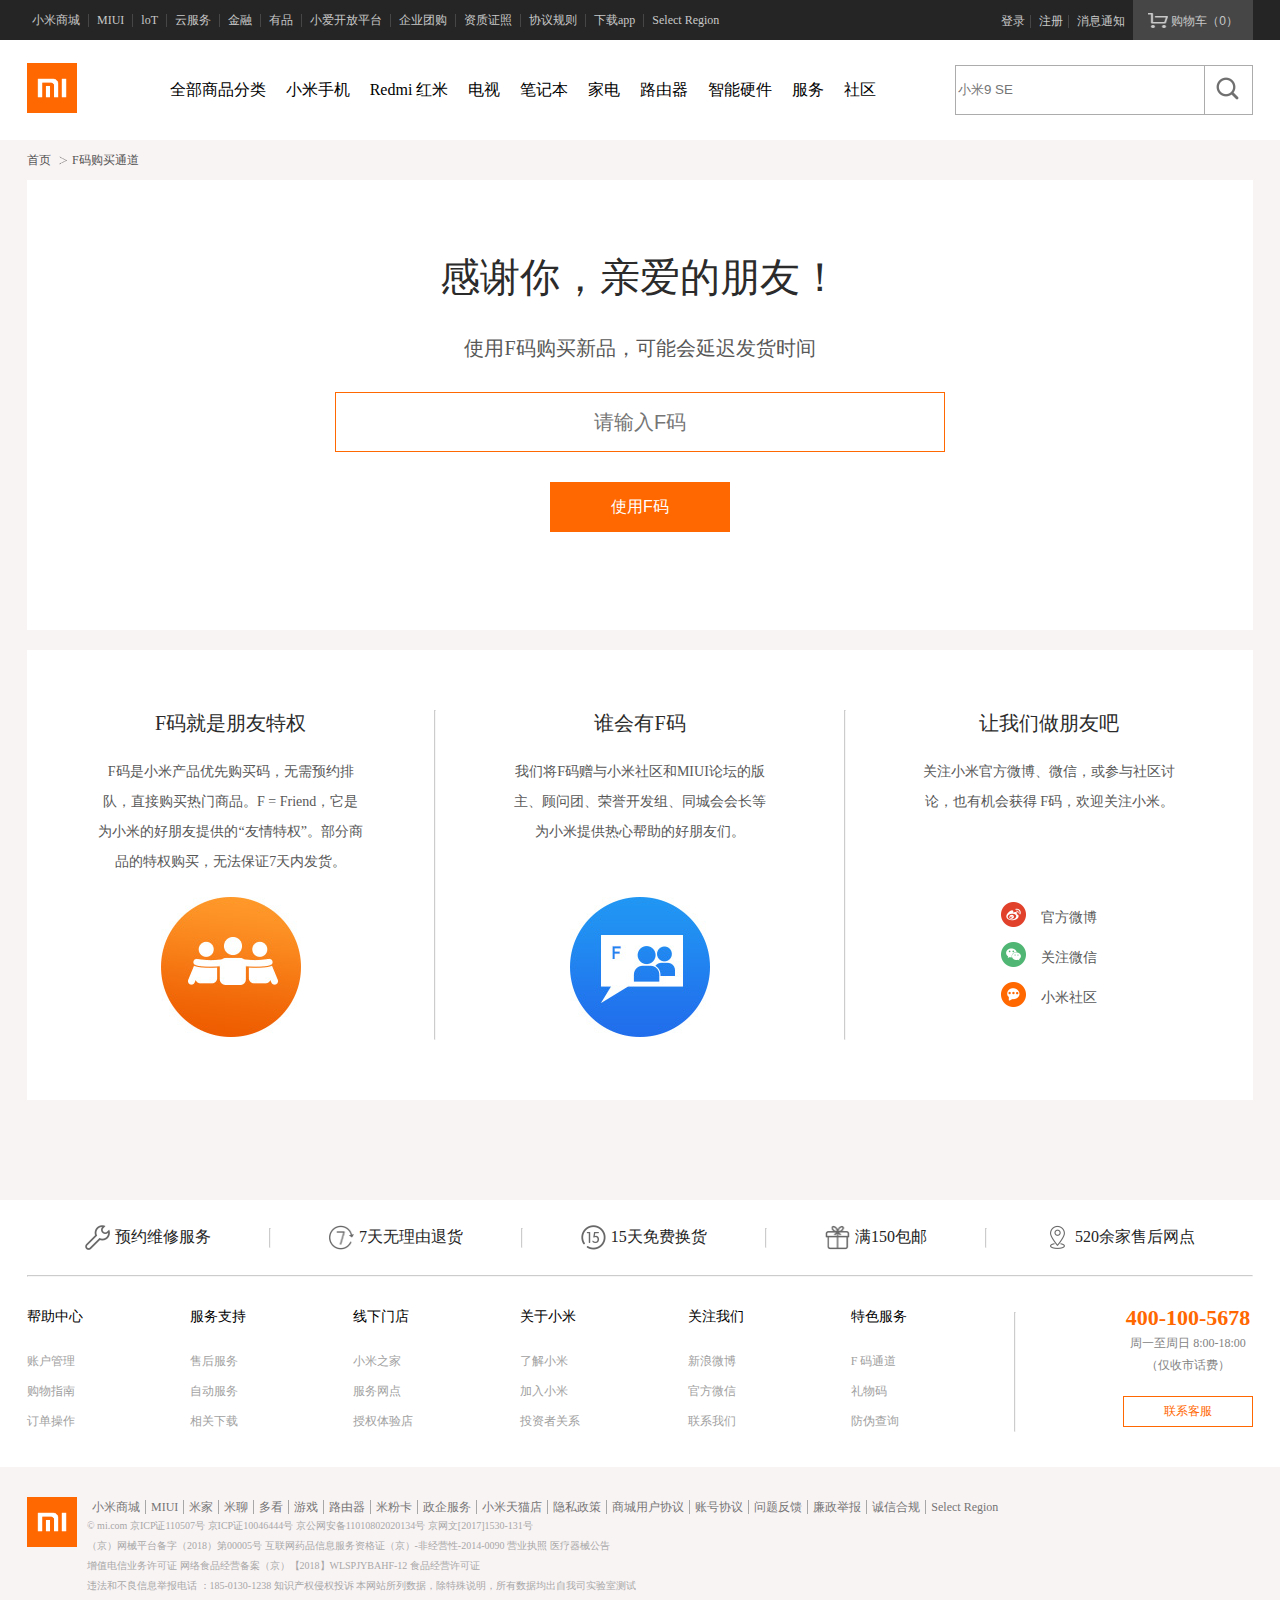
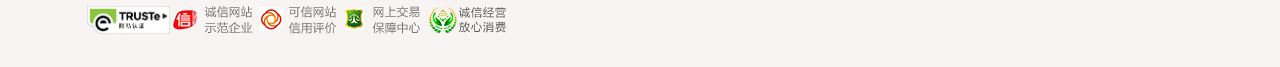
<file: 小米商城/F码购买通道.html>
<!DOCTYPE html>
<html>
<head>
    <meta charset="UTF-8">
    <meta name="viewport" content="width=device-width, initial-scale=1.0">
    <meta http-equiv="X-UA-Compatible" content="ie=edge">
    <title>Document</title>
    <style>
    </style>
    <link rel="stylesheet" href="F.css">
</head>
<body>
    <nav>
        <div id="nav">
            <div id="nav01">
                <a href="https://www.mi.com/index.html">小米商城</a>
                <a href="https://www.miui.com/">MIUI</a>
                <a href="https://iot.mi.com/index.html">loT</a>
                <a href="https://i.mi.com/#/">云服务</a>
                <a href="https://jr.mi.com/index.html?from=micom&t=1562397577192">金融</a>
                <a href="https://www.xiaomiyoupin.com/">有品</a>
                <a href="https://xiaoai.mi.com/">小爱开放平台</a>
                <a href="https://qiye.mi.com/">企业团购</a>
                <a href="https://www.mi.com/aptitude/list/?id=41">资质证照</a>
                <a href="https://www.mi.com/aptitude/list/">协议规则</a>
                <a href="https://www.mi.com/appdownload/">下载app</a>
                <a href="">Select Region</a>
            </div>
            <div id="nav02">
                <span>登录</span>
                <span>注册</span>
                <span>消息通知</span>
                <button><img src="images/购物车.png" alt="购物车logo"> 购物车（0）</button>
            </div>
        </div>
    </nav>
    <header>
        <div id="header">
            <div class="logo"><a href="小米商城首页.html"><img src="images/小米.jpg" alt="小米logo"></a></div>
            <ul>
                <li>全部商品分类</li>
                <li>小米手机</li>
                <li>Redmi 红米</li>
                <li>电视</li>
                <li>笔记本</li>
                <li>家电</li>
                <li>路由器</li>
                <li>智能硬件</li>
                <li>服务</li>
                <li>社区</li>
            </ul>
            <div id="input">
                <input id="keyword" type="text" placeholder="小米9 SE">
                <button><img src="images/放大镜.png" alt="search"></button>
            </div>
        </div>
        <!-- <div id="total">
            <ul id="totalList">
                <li>手机 电话卡<img src="images/右箭头.png" alt="右箭头"></li>
                <li>电视 盒子<img src="images/右箭头.png" alt="右箭头"></li>
                <li>笔记本 平板<img src="images/右箭头.png" alt="右箭头"></li>
                <li>家电 插线板<img src="images/右箭头.png" alt="右箭头"></li>
                <li>出行 穿戴<img src="images/右箭头.png" alt="右箭头"></li>
                <li>智能 路由器<img src="images/右箭头.png" alt="右箭头"></li>
                <li>电源 配件<img src="images/右箭头.png" alt="右箭头"></li>
                <li>健康 儿童<img src="images/右箭头.png" alt="右箭头"></li>
                <li>耳机 音响<img src="images/右箭头.png" alt="右箭头"></li>
                <li>生活 箱包<img src="images/右箭头.png" alt="右箭头"></li>
            </ul>
        </div> -->
        <!-- <div class="list">
            <ul>
                <li>
                    <div id="new">新品</div>
                    <img src="images/01.png" alt="1799">
                    <p>小米CC9<br>1799元起</p>
                </li>
                <hr>
                <li>
                    <div id="new">新品</div>
                    <img src="images/02.png" alt="1799">
                    <p>小米CC9e<br>1299元起</p>
                </li>
                <hr>
                <li>
                    <div id="new">新品</div>
                    <img src="images/03.png" alt="1799">
                    <p>小米cc9<br>1799元起</p>
                </li>
                <hr>
                <li>
                    <div id="new">新品</div>
                    <img src="images/04.png" alt="1799">
                    <p>小米CC9美图定制版<br>2599元起</p>
                </li>
                <hr>
                <li>
                    <div id="new">新品</div>
                    <img src="images/05.png" alt="1799">
                    <p>小米8 青春版<br>1099元起</p>
                </li>
                <hr>
                <li>
                    <div id="new">新品</div>
                    <img src="images/06.png" alt="1799">
                    <p>小米MIX 3<br>2999元起</p>
                </li>
            </ul>
        </div> -->
    </header>
    <div id="main">
        <div class="center">
            <div id="home"><a href="小米商城首页.html">首页</a><img src="images/细箭头.png" alt="">F码购买通道</div>
            <div id="friends" class="box">
                <div id="h1">感谢你，亲爱的朋友！</div>
                <div id="h2">使用F码购买新品，可能会延迟发货时间</div>
                <div id="input01"><input type="text" placeholder="请输入F码"></div>
                <div id="btn01"><button>使用F码</button></div>
            </div>
            <div id="about01" class="box">
                <div>
                    <div class="title">F码就是朋友特权</div>
                    <div class="text">F码是小米产品优先购买码，无需预约排队，直接购买热门商品。F = Friend，它是为小米的好朋友提供的“友情特权”。部分商品的特权购买，无法保证7天内发货。</div>
                    <div class="pic01"><img src="images/F/fcode-icon-01.jpg" alt=""></div>
                </div>
                <hr>
                <div>
                    <div class="title">谁会有F码</div>
                    <div class="text">我们将F码赠与小米社区和MIUI论坛的版主、顾问团、荣誉开发组、同城会会长等为小米提供热心帮助的好朋友们。</div>
                    <div class="pic01"><img src="images/F/fcode-icon-02.jpg" alt=""></div>
                </div>
                <hr>
                <div id="access">
                    <div class="title">让我们做朋友吧</div>
                    <div class="text">关注小米官方微博、微信，或参与社区讨论，也有机会获得 F码，欢迎关注小米。</div>
                    <div id="method" class="pic01">
                        <div><a href="#"><img src="images/F/微博.png" alt="">官方微博</a></div>
                        <div><a href="#"><img src="images/F/微信.png" alt="">关注微信</a></div>
                        <div><a href="#"><img src="images/F/聊天请求.png" alt="">小米社区</a></div>
                    </div>
                </div>
            </div>
        </div>                                                                                                                                                                                                                                                                                                                                                                                                                                                                                                                                                                                                                                                                                                                                                                                                                                                                                                                                                                                                                                                                                                                                                                                                                                                                                                                                                                                                                                                                                                                                                                                                                                                                                                                                                                                                                                                                                                                                                                                                                                                                                                                                                                                                                                                                                                                                                                                                                                                                                                                                                                                                                                                                                                                                                                                                                                                                                                                                                                                                                                                                                                                                                                                                                                                                                                                                                                                                                                                      
    </div>
    <footer>
        <div class="center">
            <div id="service">
                <div><a href="#"><img src="images/扳手，工具.png" alt="">预约维修服务</a></div>
                <hr>
                <div><a href="#"><img src="images/7天无理由退货.png" alt="">7天无理由退货</a></div>
                <hr>
                <div><a href="#"><img src="images/15天无理由退货.png" alt="">15天免费换货</a></div>
                <hr>
                <div><a href="#"><img src="images/礼物.png" alt="">满150包邮</a></div>
                <hr>
                <div><a href="#"><img src="images/定位.png" alt="">520余家售后网点</a></div>
            </div>
            <hr>
            <div id="other">
                <ul id="help">
                    <div>帮助中心</div>
                    <li><a href="#">账户管理</a></li>
                    <li><a href="#">购物指南</a></li>
                    <li><a href="#">订单操作</a></li>
                </ul>
                <ul id="support">
                    <div>服务支持</div>
                    <li><a href="#">售后服务</a></li>
                    <li><a href="#">自动服务</a></li>
                    <li><a href="#">相关下载</a></li>
                </ul>
                <ul id="store">
                    <div>线下门店</div>
                    <li><a href="#">小米之家</a></li>
                    <li><a href="#">服务网点</a></li>
                    <li><a href="#">授权体验店</a></li>
                </ul>
                <ul id="about">
                    <div>关于小米</div>
                    <li><a href="#">了解小米</a></li>
                    <li><a href="#">加入小米</a></li>
                    <li><a href="#">投资者关系</a></li>
                </ul>
                <ul id="relation">
                    <div>关注我们</div>
                    <li><a href="#">新浪微博</a></li>
                    <li><a href="#">官方微信</a></li>
                    <li><a href="#">联系我们</a></li>
                </ul>
                <ul id="prize">
                    <div>特色服务</div>
                    <li><a href="F码购买通道.html">F 码通道</a></li>
                    <li><a href="#">礼物码</a></li>
                    <li><a href="#">防伪查询</a></li>
                </ul>
                <hr>
                <section>
                    <p><span>400-100-5678</span><br>周一至周日 8:00-18:00<br>（仅收市话费）</p>
                    <div>联系客服</div>
                </section>
            </div>
        </div>
    </footer>
    <div id="address">
        <div class="center" id="addr">
            <div class="logo"><a href="小米商城首页.html"><img src="images/小米.jpg" alt=""></a></div>
            <div id="ad">
                <div>
                    <a href="#">小米商城</a><a href="#">MIUI</a><a href="#">米家</a><a href="#">米聊</a><a href="#">多看</a><a href="#">游戏</a><a href="#">路由器</a><a href="#">米粉卡</a><a href="#">政企服务</a><a href="#">小米天猫店</a><a href="#">隐私政策</a><a href="#">商城用户协议</a><a href="#">账号协议</a><a href="#">问题反馈</a><a href="#">廉政举报</a><a href="#">诚信合规</a><a href="#">Select Region</a>
                </div>
                <div>&copy; <a href="#">mi.com</a> 京ICP证110507号 <a href="#">京ICP证10046444号</a> <a href="#">京公网安备11010802020134号</a> <a href="#">京网文[2017]1530-131号</a><br><a href="#">（京）网械平台备字（2018）第00005号</a> <a href="#">互联网药品信息服务资格证（京）-非经营性-2014-0090</a> <a href="#">营业执照</a> <a href="#">医疗器械公告</a><br><a href="#">增值电信业务许可证</a> 网络食品经营备案（京）【2018】WLSPJYBAHF-12 <a href="#">食品经营许可证</a><br>违法和不良信息举报电话 ：185-0130-1238 <a href="#">知识产权侵权投诉</a> 本网站所列数据，除特殊说明，所有数据均出自我司实验室测试
                </div>
                <a href="#" class="y1"><img src="images/y1.png" alt=""></a> <a href="#" class="y1"><img src="images/y2.png" alt=""></a> <a href="#" class="y1"><img src="images/y3.png" alt=""></a> <a href="#" class="y1"><img src="images/y4.png" alt=""></a> <a href="#" class="y1"><img src="images/y5.png" alt=""></a>
            </div>
        </div>
    </div>
</body>
</html>
</file>
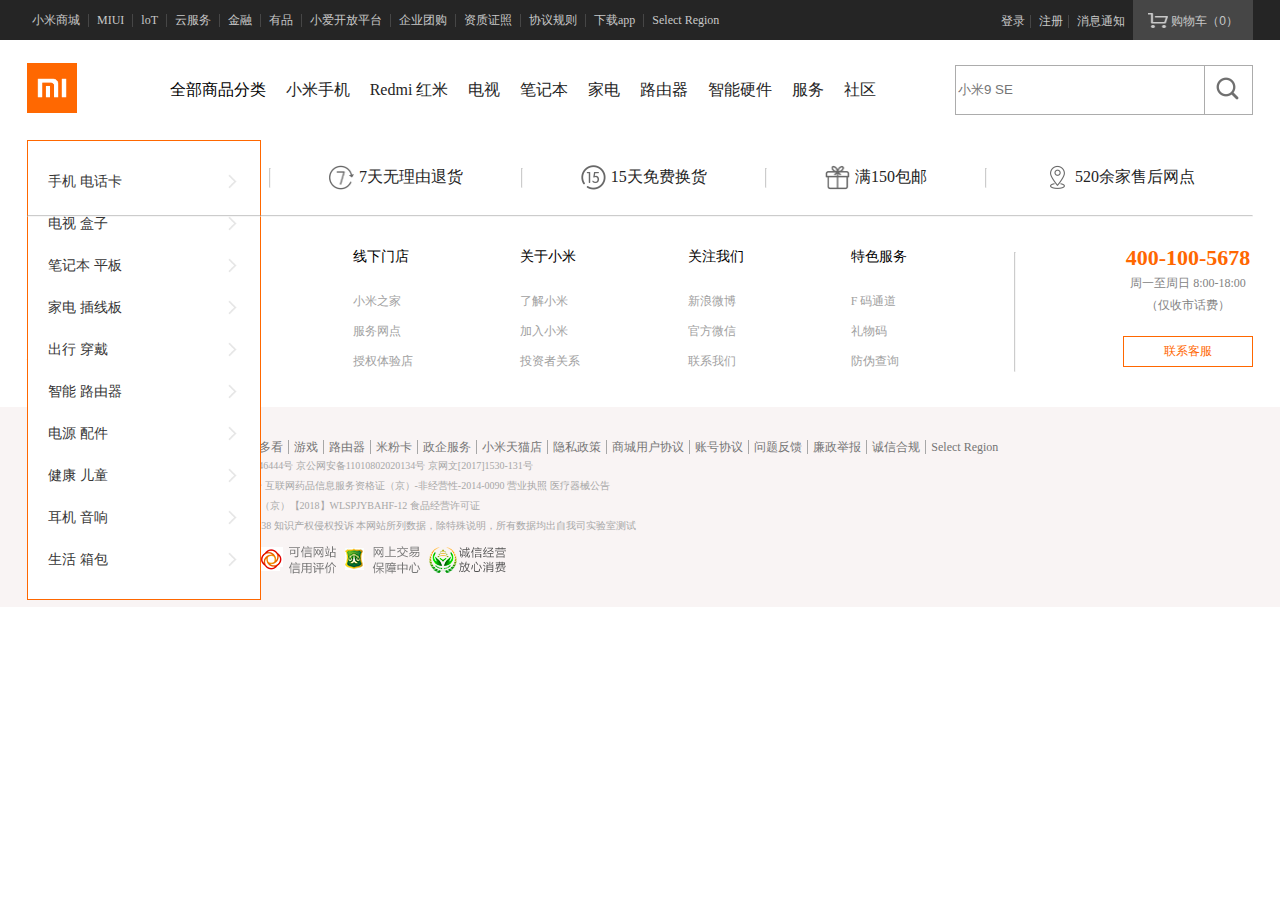
<file: 小米商城/框架.html>
<!DOCTYPE html>
<html>
<head>
    <meta charset="UTF-8">
    <meta name="viewport" content="width=device-width, initial-scale=1.0">
    <meta http-equiv="X-UA-Compatible" content="ie=edge">
    <title>Document</title>
    <style>
    </style>
    <link rel="stylesheet" href="frame.css">
</head>
<body>
    <nav>
        <div id="nav">
            <div id="nav01">
                <a href="https://www.mi.com/index.html">小米商城</a>
                <a href="https://www.miui.com/">MIUI</a>
                <a href="https://iot.mi.com/index.html">loT</a>
                <a href="https://i.mi.com/#/">云服务</a>
                <a href="https://jr.mi.com/index.html?from=micom&t=1562397577192">金融</a>
                <a href="https://www.xiaomiyoupin.com/">有品</a>
                <a href="https://xiaoai.mi.com/">小爱开放平台</a>
                <a href="https://qiye.mi.com/">企业团购</a>
                <a href="https://www.mi.com/aptitude/list/?id=41">资质证照</a>
                <a href="https://www.mi.com/aptitude/list/">协议规则</a>
                <a href="https://www.mi.com/appdownload/">下载app</a>
                <a href="">Select Region</a>
            </div>
            <div id="nav02">
                <span>登录</span>
                <span>注册</span>
                <span>消息通知</span>
                <button><img src="images/购物车.png" alt="购物车logo"> 购物车（0）</button>
            </div>
        </div>
    </nav>
    <header>
        <div id="header">
            <div class="logo"><a href="小米商城首页.html"><img src="images/小米.jpg" alt=""></a></div>
            <ul>
                <li>全部商品分类</li>
                <li><a href="#">小米手机</a></li>
                <li><a href="#">Redmi 红米</a></li>
                <li><a href="#">电视</a></li>
                <li><a href="#">笔记本</a></li>
                <li><a href="#">家电</a></li>
                <li><a href="#">路由器</a></li>
                <li><a href="#">智能硬件</a></li>
                <li><a href="#">服务</a></li>
                <li><a href="#">社区</a></li>
            </ul>
            <div id="input">
                <input id="keyword" type="text" placeholder="小米9 SE">
                <button><img src="images/放大镜.png" alt="search"></button>
            </div>
        </div>
        <div id="total">
            <ul id="totalList">
                <li><a href="#">手机 电话卡<img src="images/右箭头.png" alt="右箭头"></a></li>
                <li><a href="#">电视 盒子<img src="images/右箭头.png" alt="右箭头"></a></li>
                <li><a href="#">笔记本 平板<img src="images/右箭头.png" alt="右箭头"></a></li>
                <li><a href="#">家电 插线板<img src="images/右箭头.png" alt="右箭头"></a></li>
                <li><a href="#">出行 穿戴<img src="images/右箭头.png" alt="右箭头"></a></li>
                <li><a href="#">智能 路由器<img src="images/右箭头.png" alt="右箭头"></a></li>
                <li><a href="#">电源 配件<img src="images/右箭头.png" alt="右箭头"></a></li>
                <li><a href="#">健康 儿童<img src="images/右箭头.png" alt="右箭头"></a></li>
                <li><a href="#">耳机 音响<img src="images/右箭头.png" alt="右箭头"></a></li>
                <li><a href="生活箱包.html">生活 箱包<img src="images/右箭头.png" alt="右箭头"></a></li>
            </ul>
        </div>
        <!-- <div class="list">
            <ul>
                <li>
                    <div id="new">新品</div>
                    <img src="images/01.png" alt="1799">
                    <p>小米CC9<br>1799元起</p>
                </li>
                <hr>
                <li>
                    <div id="new">新品</div>
                    <img src="images/02.png" alt="1799">
                    <p>小米CC9e<br>1299元起</p>
                </li>
                <hr>
                <li>
                    <div id="new">新品</div>
                    <img src="images/03.png" alt="1799">
                    <p>小米cc9<br>1799元起</p>
                </li>
                <hr>
                <li>
                    <div id="new">新品</div>
                    <img src="images/04.png" alt="1799">
                    <p>小米CC9美图定制版<br>2599元起</p>
                </li>
                <hr>
                <li>
                    <div id="new">新品</div>
                    <img src="images/05.png" alt="1799">
                    <p>小米8 青春版<br>1099元起</p>
                </li>
                <hr>
                <li>
                    <div id="new">新品</div>
                    <img src="images/06.png" alt="1799">
                    <p>小米MIX 3<br>2999元起</p>
                </li>
            </ul>
        </div> -->
    </header>
    <div id="main">
        <div class="center">                                                                                                                                                                                                                                                                                                                                                                                                                                                                                                                                                                                                                                                                                                                                                                                                                                                                                                                                                                                                                                                                                                                                                                                                                                                                                                                                                                                                                                                                                                                                                                                                                                                                                                                                                                                                                                                                                                                                                                                                                                                                                                                                                                                                                                                                                                                                                                                                                                                                                                                                                                                                                                                                                                                                                                                                                                                                                                                                                                                                                                                                                                                                                                                                                                                                                                                                                                                                                                                                                                                                                                                                                                                                                                                                                                                                                                                                                                                                                                                                                                                                                                                                                                                                                                                                                                                                                                                                                                                                                                                                                                                                                                                                                                                                                                                                                                                                                                                                                                                                                                                                                                                                                                                                                                                                                                                                                                                                                                                                                                                                                                                                                                                                                                                                                                                                                                                                                                                                                                                                                                                                                                                                                                                                                                                                                                                                                                                                                                                                                                                                                                                                                                                                                                                                                                                                                                                                                                                                                                  
        </div>
    </div>
    <footer>
        <div class="center">
            <div id="service">
                <div><a href="#"><img src="images/扳手，工具.png" alt="">预约维修服务</a></div>
                <hr>
                <div><a href="#"><img src="images/7天无理由退货.png" alt="">7天无理由退货</a></div>
                <hr>
                <div><a href="#"><img src="images/15天无理由退货.png" alt="">15天免费换货</a></div>
                <hr>
                <div><a href="#"><img src="images/礼物.png" alt="">满150包邮</a></div>
                <hr>
                <div><a href="#"><img src="images/定位.png" alt="">520余家售后网点</a></div>
            </div>
            <hr>
            <div id="other">
                <ul id="help">
                    <div>帮助中心</div>
                    <li><a href="#">账户管理</a></li>
                    <li><a href="#">购物指南</a></li>
                    <li><a href="#">订单操作</a></li>
                </ul>
                <ul id="support">
                    <div>服务支持</div>
                    <li><a href="#">售后服务</a></li>
                    <li><a href="#">自动服务</a></li>
                    <li><a href="#">相关下载</a></li>
                </ul>
                <ul id="store">
                    <div>线下门店</div>
                    <li><a href="#">小米之家</a></li>
                    <li><a href="#">服务网点</a></li>
                    <li><a href="#">授权体验店</a></li>
                </ul>
                <ul id="about">
                    <div>关于小米</div>
                    <li><a href="#">了解小米</a></li>
                    <li><a href="#">加入小米</a></li>
                    <li><a href="#">投资者关系</a></li>
                </ul>
                <ul id="relation">
                    <div>关注我们</div>
                    <li><a href="#">新浪微博</a></li>
                    <li><a href="#">官方微信</a></li>
                    <li><a href="#">联系我们</a></li>
                </ul>
                <ul id="prize">
                    <div>特色服务</div>
                    <li><a href="F码购买通道.html">F 码通道</a></li>
                    <li><a href="#">礼物码</a></li>
                    <li><a href="#">防伪查询</a></li>
                </ul>
                <hr>
                <section>
                    <p><span>400-100-5678</span><br>周一至周日 8:00-18:00<br>（仅收市话费）</p>
                    <div>联系客服</div>
                </section>
            </div>
        </div>
    </footer>
    <div id="address">
        <div class="center" id="addr">
            <div class="logo"><a href="小米商城首页.html"><img src="images/小米.jpg" alt=""></a></div>
            <div id="ad">
                <div>
                    <a href="#">小米商城</a><a href="#">MIUI</a><a href="#">米家</a><a href="#">米聊</a><a href="#">多看</a><a href="#">游戏</a><a href="#">路由器</a><a href="#">米粉卡</a><a href="#">政企服务</a><a href="#">小米天猫店</a><a href="#">隐私政策</a><a href="#">商城用户协议</a><a href="#">账号协议</a><a href="#">问题反馈</a><a href="#">廉政举报</a><a href="#">诚信合规</a><a href="#">Select Region</a>
                </div>
                <div>&copy; <a href="#">mi.com</a> 京ICP证110507号 <a href="#">京ICP证10046444号</a> <a href="#">京公网安备11010802020134号</a> <a href="#">京网文[2017]1530-131号</a><br><a href="#">（京）网械平台备字（2018）第00005号</a> <a href="#">互联网药品信息服务资格证（京）-非经营性-2014-0090</a> <a href="#">营业执照</a> <a href="#">医疗器械公告</a><br><a href="#">增值电信业务许可证</a> 网络食品经营备案（京）【2018】WLSPJYBAHF-12 <a href="#">食品经营许可证</a><br>违法和不良信息举报电话 ：185-0130-1238 <a href="#">知识产权侵权投诉</a> 本网站所列数据，除特殊说明，所有数据均出自我司实验室测试
                </div>
                <a href="#" class="y1"><img src="images/y1.png" alt=""></a> <a href="#" class="y1"><img src="images/y2.png" alt=""></a> <a href="#" class="y1"><img src="images/y3.png" alt=""></a> <a href="#" class="y1"><img src="images/y4.png" alt=""></a> <a href="#" class="y1"><img src="images/y5.png" alt=""></a>
            </div>
        </div>
    </div>
</body>
</html>
</file>
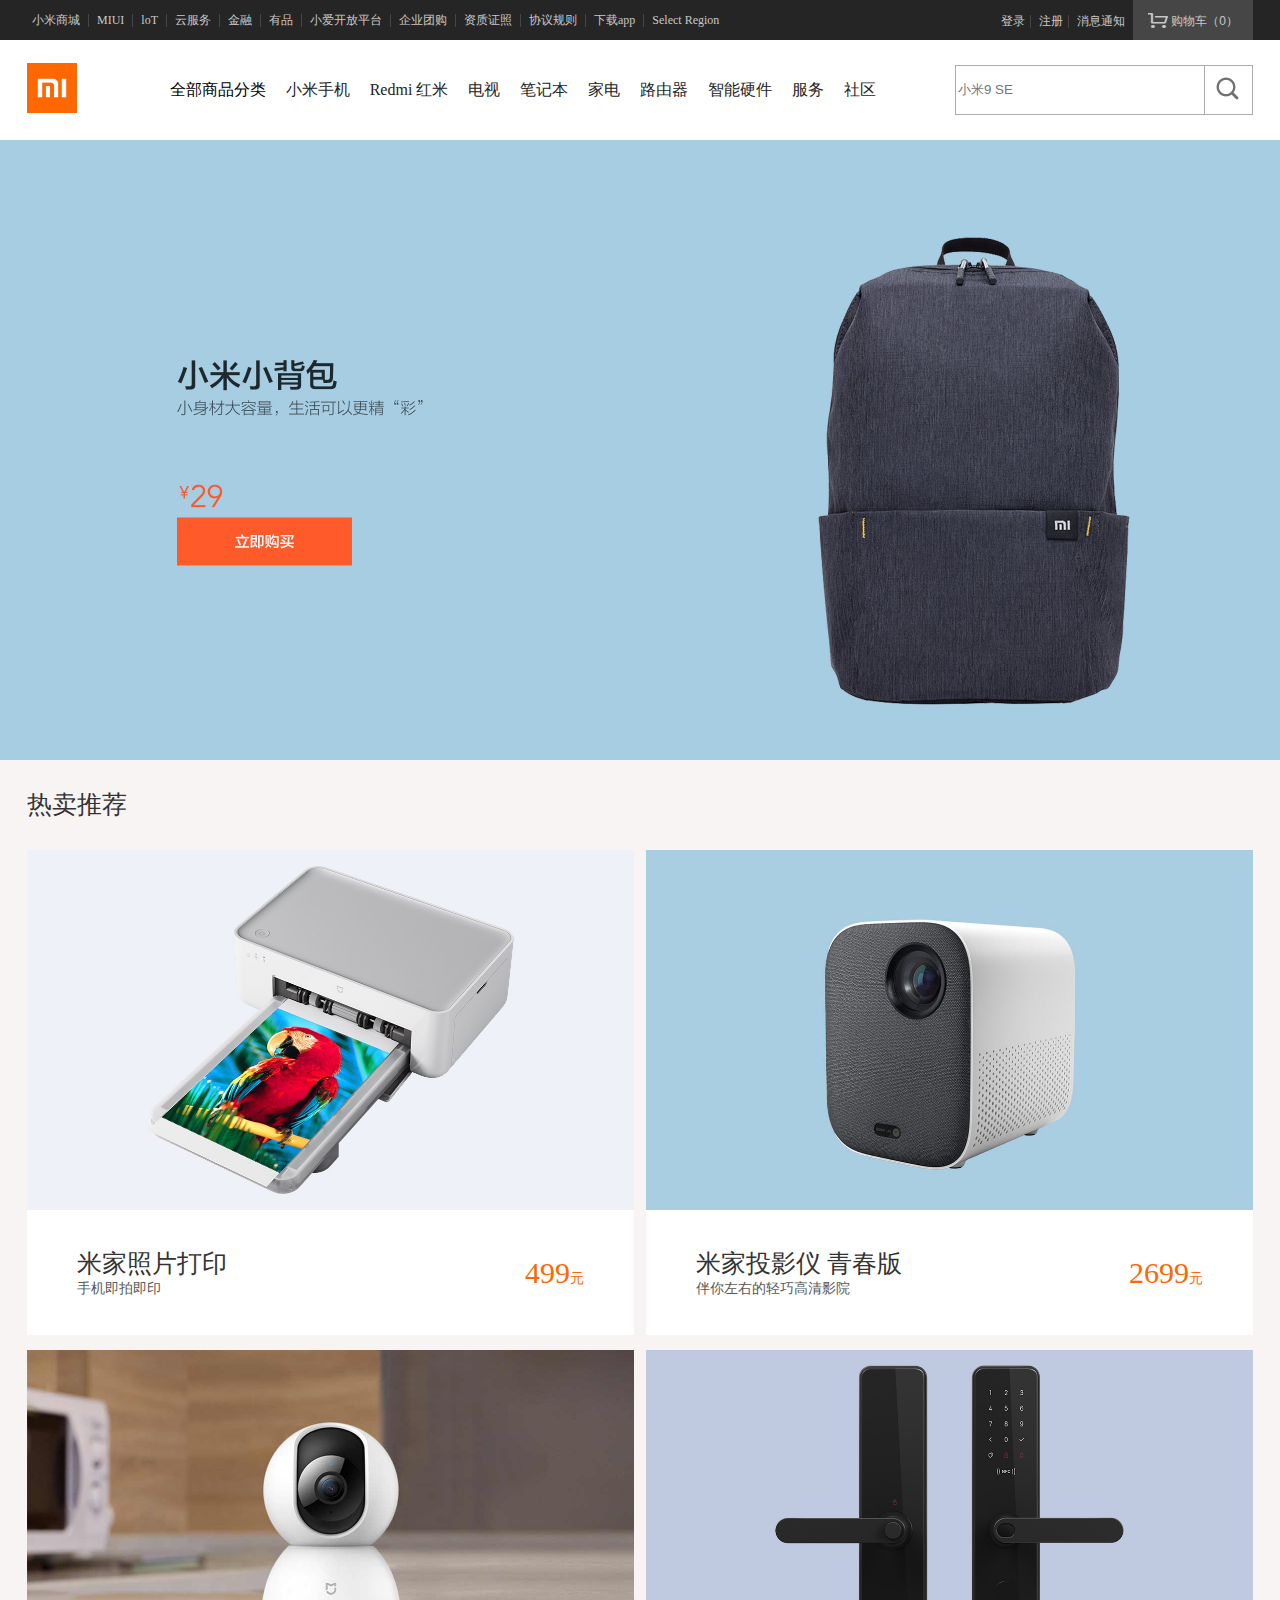
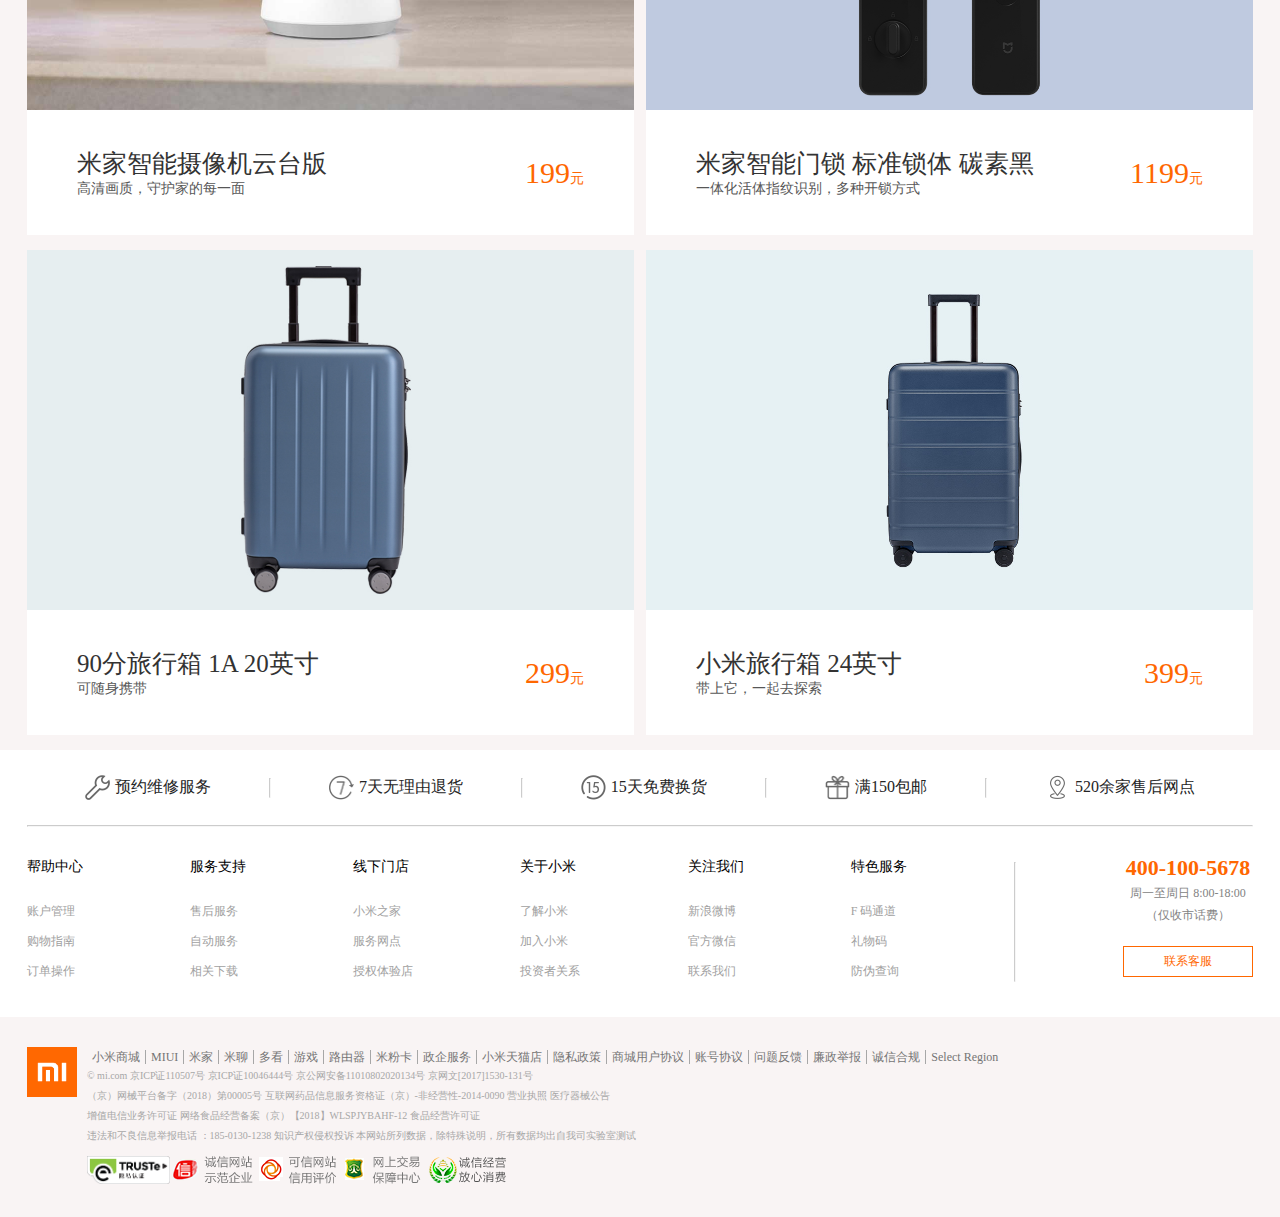
<file: 小米商城/生活箱包.html>
<!DOCTYPE html>
<html>
<head>
    <meta charset="UTF-8">
    <meta name="viewport" content="width=device-width, initial-scale=1.0">
    <meta http-equiv="X-UA-Compatible" content="ie=edge">
    <title>Document</title>
    <style>
    </style>
    <link rel="stylesheet" href="frame.css">
    <link rel="stylesheet" href="lifeLuggage.css">
</head>
<body>
    <nav>
        <div id="nav">
            <div id="nav01">
                <a href="https://www.mi.com/index.html">小米商城</a>
                <a href="https://www.miui.com/">MIUI</a>
                <a href="https://iot.mi.com/index.html">loT</a>
                <a href="https://i.mi.com/#/">云服务</a>
                <a href="https://jr.mi.com/index.html?from=micom&t=1562397577192">金融</a>
                <a href="https://www.xiaomiyoupin.com/">有品</a>
                <a href="https://xiaoai.mi.com/">小爱开放平台</a>
                <a href="https://qiye.mi.com/">企业团购</a>
                <a href="https://www.mi.com/aptitude/list/?id=41">资质证照</a>
                <a href="https://www.mi.com/aptitude/list/">协议规则</a>
                <a href="https://www.mi.com/appdownload/">下载app</a>
                <a href="">Select Region</a>
            </div>
            <div id="nav02">
                <span>登录</span>
                <span>注册</span>
                <span>消息通知</span>
                <button><img src="images/购物车.png" alt="购物车logo"> 购物车（0）</button>
            </div>
        </div>
    </nav>
    <header>
        <div id="header">
            <div class="logo"><a href="小米商城首页.html"><img src="images/小米.jpg" alt=""></a></div>
            <ul>
                <li>全部商品分类</li>
                <li><a href="#">小米手机</a></li>
                <li><a href="#">Redmi 红米</a></li>
                <li><a href="#">电视</a></li>
                <li><a href="#">笔记本</a></li>
                <li><a href="#">家电</a></li>
                <li><a href="#">路由器</a></li>
                <li><a href="#">智能硬件</a></li>
                <li><a href="#">服务</a></li>
                <li><a href="#">社区</a></li>
            </ul>
            <div id="input">
                <input id="keyword" type="text" placeholder="小米9 SE">
                <button><img src="images/放大镜.png" alt="search"></button>
            </div>
        <!-- </div>
        <div id="total">
            <ul id="totalList">
                <li><a href="#">手机 电话卡<img src="images/右箭头.png" alt="右箭头"></a></li>
                <li><a href="#">电视 盒子<img src="images/右箭头.png" alt="右箭头"></a></li>
                <li><a href="#">笔记本 平板<img src="images/右箭头.png" alt="右箭头"></a></li>
                <li><a href="#">家电 插线板<img src="images/右箭头.png" alt="右箭头"></a></li>
                <li><a href="#">出行 穿戴<img src="images/右箭头.png" alt="右箭头"></a></li>
                <li><a href="#">智能 路由器<img src="images/右箭头.png" alt="右箭头"></a></li>
                <li><a href="#">电源 配件<img src="images/右箭头.png" alt="右箭头"></a></li>
                <li><a href="#">健康 儿童<img src="images/右箭头.png" alt="右箭头"></a></li>
                <li><a href="#">耳机 音响<img src="images/右箭头.png" alt="右箭头"></a></li>
                <li><a href="生活箱包.html">生活 箱包<img src="images/右箭头.png" alt="右箭头"></a></li>
            </ul>
        </div> -->
        <!-- <div class="list">
            <ul>
                <li>
                    <div id="new">新品</div>
                    <img src="images/01.png" alt="1799">
                    <p>小米CC9<br>1799元起</p>
                </li>
                <hr>
                <li>
                    <div id="new">新品</div>
                    <img src="images/02.png" alt="1799">
                    <p>小米CC9e<br>1299元起</p>
                </li>
                <hr>
                <li>
                    <div id="new">新品</div>
                    <img src="images/03.png" alt="1799">
                    <p>小米cc9<br>1799元起</p>
                </li>
                <hr>
                <li>
                    <div id="new">新品</div>
                    <img src="images/04.png" alt="1799">
                    <p>小米CC9美图定制版<br>2599元起</p>
                </li>
                <hr>
                <li>
                    <div id="new">新品</div>
                    <img src="images/05.png" alt="1799">
                    <p>小米8 青春版<br>1099元起</p>
                </li>
                <hr>
                <li>
                    <div id="new">新品</div>
                    <img src="images/06.png" alt="1799">
                    <p>小米MIX 3<br>2999元起</p>
                </li>
            </ul>
        </div> -->
    </header>
    <div id="banner"></div>
    <div id="main">
        <div class="center"> 
            <div id="rt">热卖推荐</div>  
            <ul id="con">
                <li>
                    <div class="pic00"><img src="images/lifeLuggage/pic01.jpg" alt=""></div>
                    <div class="rtDetail">
                        <p class="name01"><a href="#">米家照片打印</a><br>手机即拍即印</p>
                        <div class="price01">499<span>元</span></div>
                    </div>
                </li>
                <li>
                    <div class="pic00"><img src="images/lifeLuggage/pic02.jpg" alt=""></div>
                    <div class="rtDetail">
                        <p class="name01"><a href="#">米家投影仪 青春版</a><br>伴你左右的轻巧高清影院</p>
                        <div class="price01">2699<span>元</span></div>
                    </div>
                </li>
                <li>
                    <div class="pic00"><img src="images/lifeLuggage/pic03.jpg" alt=""></div>
                    <div class="rtDetail">
                        <p class="name01"><a href="#">米家智能摄像机云台版</a><br>高清画质，守护家的每一面</p>
                        <div class="price01">199<span>元</span></div>
                    </div>
                </li>
                <li>
                    <div class="pic00"><img src="images/lifeLuggage/pic04.jpg" alt=""></div>
                    <div class="rtDetail">
                        <p class="name01"><a href="#">米家智能门锁 标准锁体 碳素黑</a><br>一体化活体指纹识别，多种开锁方式</p>
                        <div class="price01">1199<span>元</span></div>
                    </div>
                </li>
                <li>
                    <div class="pic00"><img src="images/lifeLuggage/pic05.jpg" alt=""></div>
                    <div class="rtDetail">
                        <p class="name01"><a href="#">90分旅行箱 1A 20英寸</a><br>可随身携带</p>
                        <div class="price01">299<span>元</span></div>
                    </div>
                </li>
                <li>
                    <div class="pic00"><img src="images/lifeLuggage/pic06.jpg" alt=""></div>
                    <div class="rtDetail">
                        <p class="name01"><a href="#">小米旅行箱 24英寸</a><br>带上它，一起去探索</p>
                        <div class="price01">399<span>元</span></div>
                    </div>
                </li>
            </ul>
        </div>
    </div>
    <footer>
        <div class="center">
            <div id="service">
                <div><a href="#"><img src="images/扳手，工具.png" alt="">预约维修服务</a></div>
                <hr>
                <div><a href="#"><img src="images/7天无理由退货.png" alt="">7天无理由退货</a></div>
                <hr>
                <div><a href="#"><img src="images/15天无理由退货.png" alt="">15天免费换货</a></div>
                <hr>
                <div><a href="#"><img src="images/礼物.png" alt="">满150包邮</a></div>
                <hr>
                <div><a href="#"><img src="images/定位.png" alt="">520余家售后网点</a></div>
            </div>
            <hr>
            <div id="other">
                <ul id="help">
                    <div>帮助中心</div>
                    <li><a href="#">账户管理</a></li>
                    <li><a href="#">购物指南</a></li>
                    <li><a href="#">订单操作</a></li>
                </ul>
                <ul id="support">
                    <div>服务支持</div>
                    <li><a href="#">售后服务</a></li>
                    <li><a href="#">自动服务</a></li>
                    <li><a href="#">相关下载</a></li>
                </ul>
                <ul id="store">
                    <div>线下门店</div>
                    <li><a href="#">小米之家</a></li>
                    <li><a href="#">服务网点</a></li>
                    <li><a href="#">授权体验店</a></li>
                </ul>
                <ul id="about">
                    <div>关于小米</div>
                    <li><a href="#">了解小米</a></li>
                    <li><a href="#">加入小米</a></li>
                    <li><a href="#">投资者关系</a></li>
                </ul>
                <ul id="relation">
                    <div>关注我们</div>
                    <li><a href="#">新浪微博</a></li>
                    <li><a href="#">官方微信</a></li>
                    <li><a href="#">联系我们</a></li>
                </ul>
                <ul id="prize">
                    <div>特色服务</div>
                    <li><a href="F码购买通道.html">F 码通道</a></li>
                    <li><a href="#">礼物码</a></li>
                    <li><a href="#">防伪查询</a></li>
                </ul>
                <hr>
                <section>
                    <p><span>400-100-5678</span><br>周一至周日 8:00-18:00<br>（仅收市话费）</p>
                    <div>联系客服</div>
                </section>
            </div>
        </div>
    </footer>
    <div id="address">
        <div class="center" id="addr">
            <div class="logo"><a href="小米商城首页.html"><img src="images/小米.jpg" alt=""></a></div>
            <div id="ad">
                <div>
                    <a href="#">小米商城</a><a href="#">MIUI</a><a href="#">米家</a><a href="#">米聊</a><a href="#">多看</a><a href="#">游戏</a><a href="#">路由器</a><a href="#">米粉卡</a><a href="#">政企服务</a><a href="#">小米天猫店</a><a href="#">隐私政策</a><a href="#">商城用户协议</a><a href="#">账号协议</a><a href="#">问题反馈</a><a href="#">廉政举报</a><a href="#">诚信合规</a><a href="#">Select Region</a>
                </div>
                <div>&copy; <a href="#">mi.com</a> 京ICP证110507号 <a href="#">京ICP证10046444号</a> <a href="#">京公网安备11010802020134号</a> <a href="#">京网文[2017]1530-131号</a><br><a href="#">（京）网械平台备字（2018）第00005号</a> <a href="#">互联网药品信息服务资格证（京）-非经营性-2014-0090</a> <a href="#">营业执照</a> <a href="#">医疗器械公告</a><br><a href="#">增值电信业务许可证</a> 网络食品经营备案（京）【2018】WLSPJYBAHF-12 <a href="#">食品经营许可证</a><br>违法和不良信息举报电话 ：185-0130-1238 <a href="#">知识产权侵权投诉</a> 本网站所列数据，除特殊说明，所有数据均出自我司实验室测试
                </div>
                <a href="#" class="y1"><img src="images/y1.png" alt=""></a> <a href="#" class="y1"><img src="images/y2.png" alt=""></a> <a href="#" class="y1"><img src="images/y3.png" alt=""></a> <a href="#" class="y1"><img src="images/y4.png" alt=""></a> <a href="#" class="y1"><img src="images/y5.png" alt=""></a>
            </div>
        </div>
    </div>
</body>
</html>
</file>
<file: 小米商城/F.css>
*{
    margin: 0;
    box-sizing: border-box;
    text-decoration: none;
    list-style: none;
}
html,body{
    height: 100%;
    width: 100%;
}
nav{
    height: 40px;
    width: 100%;
    background-color: rgb(37, 37, 37);
}
#nav{
    height: 40px;
    width: 1226px;
    margin: 0px auto;
    font-size: 12px;
    color: rgb(200, 200, 200);
    display: flex;
    justify-content: space-between;
    align-items: center;
}
#nav01 a{
    font-size: 12px;
    color: rgb(200, 200, 200);
    text-decoration: none;
    display: inline-block;
    padding: 5px 8px 5px 5px;
    line-height: 3px;
    text-align: center;
    border-right: 1px solid rgba(109, 109, 109, 0.459);
}
#nav01 a:nth-last-child(1){
    border:none;
}
#nav02 span{
    font-size: 12px;
    color: rgb(200, 200, 200);
    text-decoration: none;
    display: inline-block;
    padding: 5px;
    line-height: 3px;
    text-align: center;
    border-right: 1px solid rgba(109, 109, 109, 0.459);
}
#nav02 span:nth-last-child(2){
    border:none;
}
#nav02 button{
    height: 40px;
    width: 120px;
    background-color: rgba(255, 255, 255, 0.151);
    border: none;
    font-size: 12px;
    color: rgb(200, 200, 200);
}
#nav02 button img{
    height: 15px;
    width: 20px;
    position: relative;
    top: 3px;
}
header{
    height: 100px;
    width: 100%;
}
#header{
    height: 100px;
    width: 1226px;
    margin: 0px auto;
    display: flex;
    justify-content: space-between;
    align-items: center;
}
.logo img{
    height: 50px;
    width: 50px;
}
#header>ul{
    overflow: hidden;
    list-style: none;
    padding: 0px;
    height: 50px;
    margin-left: 20px;
}
#header>ul>li{
    float: left;
    line-height: 50px;
    padding: 0px 10px;
}
#header ul li:hover{
    color: #ff6700;
}
#input{
    height: 50px;
}
#keyword{
    height: 50px;
    width: 250px;
    border: 1px solid rgb(172, 172, 172);
    position: relative;
    top:-7px;
    left: 6px;
}
#input button{
    height: 50px;
    width: 50px;
    background-color: white;
    border: 1px solid rgb(172, 172, 172);
}
#input button img{
    width: 25px;
}
.list{
    height: 230px;
    width: 100%;
    border-top: 1px solid rgba(192, 192, 192, 0.678);
    box-shadow: 0 3px 4px rgba(114, 114, 114, 0.37);
    z-index: 100;
    background-color: white;
    position: relative;
}
.list ul{
    list-style: none;
    padding: 0;
    height: 230px;
    width: 1226px;
    margin: 0 auto;
    overflow: hidden;
    display: flex;
    justify-content: space-evenly;
    align-items: center;
    position: relative;
}
.list ul li{
    width: 200px;
    display: flex;
    justify-content: center;
    align-items: center;
    flex-direction: column;
    font-size: 12px;
    text-align: center;
}
#new{
    height: 20px;
    width: 60px;
    border: 1px solid #ff6700;
    position: absolute;
    top: 0;
}
.list ul li img{
    width: 150px;
}
.list ul li p{
    color: #ff6700;
    margin-top: 16px;
    line-height: 20px;
}
.list ul li p:first-line{
    color: #000;
}
.list hr{
    height: 100px;
    margin-bottom: 50px;
    opacity: 0.5;
}
#total{
    width: 1226px;
    margin: 0 auto;
    position: relative;
}
#totalList{
    width: 234px;
    height: 460px;
    position: absolute;
    background-color: rgb(255, 255, 255);
    border: 1px solid #ff6700;
    padding: 20px 0px 20px 0px;
    list-style: none;
    top: 0;
    left: 0;
}
#totalList li{
    height: 42px;
    width: 100%;
    padding-left:20px;
    line-height: 42px;
    font-size: 14px;
    color: rgb(54, 54, 54);
    position: relative;
}
#totalList li:hover{
    background-color: #ff6700;
}
#totalList li img{
    height: 15px;
    position: absolute;
    right: 20px;
    top: 13px;
}
#main{
    width: 100%;
    background-color: rgba(240, 227, 227, 0.404);
}
.center{
    width: 1226px;
    margin: 0 auto;
}
#main .center{
    height: 1060px;
}
#home{
    height: 40px;
    font-size: 12px;
    color: rgb(83, 83, 83);
    display: flex;
    align-items: center;
}
#home img{
    width: 15px;
    margin: 0 3px;
}
#home a{
    color: rgb(83, 83, 83);
    text-decoration: none;
}
.box{
    height: 450px;
    background-color: white;
    text-align: center;
}
#friends>div{
    margin-bottom: 30px;
}
#h1{
    color: rgb(43, 43, 43);
    font-size: 40px;
    padding-top: 70px;
}
#h2{
    color: rgb(88, 88, 88);
    font-size: 20px;
}
#input01 input{
    border: 1px solid #ff6700;
    height: 60px;
    width: 610px;
    text-align: center;
    font-size: 20px;
}
#btn01 button{
    height: 50px;
    width: 180px;
    color: white;
    background-color: #ff6700;
    border: none;
    font-size: 16px;
}
#about01{
    display: flex;
    justify-content: space-evenly;
    align-items: center;
    text-align: center;
    margin-top: 20px;
}
#about01>div{
    height: 330px;
    width: 265px;
}
#about01 hr{
    height: 330px;
    opacity: 0.5;
}
.title{
    font-size: 20px;
    color: rgb(43, 43, 43);
}
.text{
    height: 120px;
    font-size: 14px;
    line-height: 30px;
    color: rgb(88, 88, 88);
    margin-top: 20px;
}
.pic01{
    height: 140px;
    width: 140px;
    margin: 20px auto;
}
.pic01 img{
    height: 140px;
}
#method>div{
    height: 40px;
}
#method a{
    font-size: 14px;
    text-decoration: none;
    color: rgb(88, 88, 88);
}
#method a img{
    height: 25px;
    margin-right: 15px;
    position: relative;
    top: 5px;
}
footer{
    width: 100%;
}
footer hr{
    opacity: 0.5;
}
#service{
    margin: 25px 0;
    display: flex;
    justify-content: space-evenly;
    align-items: center;
}
#service div{
    display: flex;
    align-items: center;
}
#service div a{
    color: rgb(36, 36, 36);
    display: flex;
    align-items: center;
}
#service div a:hover{
    color: #ff6700;
}
#service img{
    height: 25px;
    margin-right: 5px;
}
#service hr{
    height: 20px;
}
#other{
    margin: 30px auto;
    display: flex;
    justify-content: space-between;
    align-items: center;
    height: 130px;
}
#other>ul{
    list-style: none;
    padding: 0;
}
#other>ul>div{
    font-size: 14px;
    margin-bottom: 20px;
}
#other>ul>li{
    font-size: 12px;
    color: rgb(161, 161, 161);
    line-height: 30px;
}
#other>ul>li a{
    color: rgb(161, 161, 161);
}
#other>ul>li a:hover{
    color: #ff6700;
}
#other>hr{
    height: 120px;
}
#other>section{
    text-align: center;
    font-size: 12px;
    color: #ff6700;
    height: 130px;
}
#other>section>p{
    color: rgb(131, 131, 131);
    line-height: 22px;
    padding: 0;
}
#other>section>p>span{
    color: #ff6700;
    font-size: 22px;
    font-weight: bold;
}
#other>section>div{
    border: 1px solid #ff6700;
    padding: 6px 0;
    width: 130px;
    margin: 20px auto 0px auto;
}
#address{
    width: 100%;
    background-color: rgba(240, 227, 227, 0.404);
    padding-top: 30px;
    height: 200px; 
}
#addr img{
    float: left;
}
#ad{
    margin-left: 60px;
}
#ad a{
    text-decoration: none;
} 
#ad div:nth-child(1) a{
    padding: 0px 5px;
    border-right: 1px solid rgb(167, 167, 167);
    font-size: 12px;
    color: rgb(117, 117, 117);
}
#ad div:nth-child(1) a:nth-last-child(1){
    border: none;
}
#ad div:nth-child(2){
    font-size: 10px;
    color: rgb(167, 167, 167);
    line-height: 20px;
} 
#ad div:nth-child(2) a{
    font-size: 10px;
    color: rgb(167, 167, 167);
    border: none;
}
.y1 img{
    height: 28px;
    margin-top: 10px;
}
#address div a:hover{
    color: #ff6700;
}
</file>
<file: 小米商城/frame.css>
*{
    margin: 0;
    box-sizing: border-box;
    text-decoration: none;
    list-style: none;
}
html,body{
    height: 100%;
    width: 100%;
}
nav{
    height: 40px;
    width: 100%;
    background-color: rgb(37, 37, 37);
}
#nav{
    height: 40px;
    width: 1226px;
    margin: 0px auto;
    font-size: 12px;
    color: rgb(200, 200, 200);
    display: flex;
    justify-content: space-between;
    align-items: center;
}
#nav01 a{
    font-size: 12px;
    color: rgb(200, 200, 200);
    text-decoration: none;
    display: inline-block;
    padding: 5px 8px 5px 5px;
    line-height: 3px;
    text-align: center;
    border-right: 1px solid rgba(109, 109, 109, 0.459);
}
#nav01 a:nth-last-child(1){
    border:none;
}
#nav02 span{
    font-size: 12px;
    color: rgb(200, 200, 200);
    text-decoration: none;
    display: inline-block;
    padding: 5px;
    line-height: 3px;
    text-align: center;
    border-right: 1px solid rgba(109, 109, 109, 0.459);
}
#nav02 span:nth-last-child(2){
    border:none;
}
#nav02 button{
    height: 40px;
    width: 120px;
    background-color: rgba(255, 255, 255, 0.151);
    border: none;
    font-size: 12px;
    color: rgb(200, 200, 200);
}
#nav02 button img{
    height: 15px;
    width: 20px;
    position: relative;
    top: 3px;
}
header{
    height: 100px;
    width: 100%;
}
#header{
    height: 100px;
    width: 1226px;
    margin: 0px auto;
    display: flex;
    justify-content: space-between;
    align-items: center;
}
.logo img{
    height: 50px;
    width: 50px;
}
#header ul{
    overflow: hidden;
    padding: 0px;
    height: 50px;
    margin-left: 20px;
}
#header ul li{
    float: left;
    line-height: 50px;
    padding: 0px 10px;
}
#header ul li:hover{
    color: #ff6700;
}
#header ul li a{
    color: rgb(36, 36, 36);
}
#header ul li a:hover{
    color: #ff6700;
}
#input{
    height: 50px;
}
#keyword{
    height: 50px;
    width: 250px;
    border: 1px solid rgb(172, 172, 172);
    position: relative;
    top:-7px;
    left: 6px;
}
#input button{
    height: 50px;
    width: 50px;
    background-color: white;
    border: 1px solid rgb(172, 172, 172);
}
#input button img{
    width: 25px;
}
.list{
    height: 230px;
    width: 100%;
    border-top: 1px solid rgba(192, 192, 192, 0.678);
    box-shadow: 0 3px 4px rgba(114, 114, 114, 0.37);
    z-index: 100;
    background-color: white;
    position: relative;
}
.list ul{
    list-style: none;
    padding: 0;
    height: 230px;
    width: 1226px;
    margin: 0 auto;
    overflow: hidden;
    display: flex;
    justify-content: space-evenly;
    align-items: center;
    position: relative;
}
.list ul li{
    width: 200px;
    display: flex;
    justify-content: center;
    align-items: center;
    flex-direction: column;
    font-size: 12px;
    text-align: center;
}
#new{
    height: 20px;
    width: 60px;
    border: 1px solid #ff6700;
    position: absolute;
    top: 0;
}
.list ul li img{
    width: 150px;
}
.list ul li p{
    color: #ff6700;
    margin-top: 16px;
    line-height: 20px;
}
.list ul li p:first-line{
    color: #000;
}
.list hr{
    height: 100px;
    margin-bottom: 50px;
    opacity: 0.5;
}
#total{
    width: 1226px;
    margin: 0 auto;
    position: relative;
}
#totalList{
    width: 234px;
    height: 460px;
    position: absolute;
    background-color: rgb(255, 255, 255);
    border: 1px solid #ff6700;
    padding: 20px 0px 20px 0px;
    list-style: none;
    top: 0;
    left: 0;
}
#totalList li{
    height: 42px;
    width: 100%;
    padding-left:20px;
    line-height: 42px;
    font-size: 14px;
    color: rgb(54, 54, 54);
    position: relative;
}
#totalList li a{
    font-size: 14px;
    color: rgb(54, 54, 54);
}
#totalList li:hover{
    background-color: #ff6700;
}
#totalList li img{
    height: 15px;
    position: absolute;
    right: 20px;
    top: 13px;
}
#main{
    width: 100%;
    background-color: rgba(240, 227, 227, 0.404);
}
.center{
    width: 1226px;
    margin: 0 auto;
}
footer{
    width: 100%;
}
footer hr{
    opacity: 0.5;
}
#service{
    margin: 25px 0;
    display: flex;
    justify-content: space-evenly;
    align-items: center;
}
#service div{
    display: flex;
    align-items: center;
}
#service div a{
    color: rgb(36, 36, 36);
    display: flex;
    align-items: center;
}
#service div a:hover{
    color: #ff6700;
}
#service img{
    height: 25px;
    margin-right: 5px;
}
#service hr{
    height: 20px;
}
#other{
    margin: 30px auto;
    display: flex;
    justify-content: space-between;
    align-items: center;
    height: 130px;
}
#other>ul{
    list-style: none;
    padding: 0;
}
#other>ul>div{
    font-size: 14px;
    margin-bottom: 20px;
}
#other>ul>li{
    font-size: 12px;
    color: rgb(161, 161, 161);
    line-height: 30px;
}
#other>ul>li a{
    color: rgb(161, 161, 161);
}
#other>ul>li a:hover{
    color: #ff6700;
}
#other>hr{
    height: 120px;
}
#other>section{
    text-align: center;
    font-size: 12px;
    color: #ff6700;
    height: 130px;
}
#other>section>p{
    color: rgb(131, 131, 131);
    line-height: 22px;
    padding: 0;
}
#other>section>p>span{
    color: #ff6700;
    font-size: 22px;
    font-weight: bold;
}
#other>section>div{
    border: 1px solid #ff6700;
    padding: 6px 0;
    width: 130px;
    margin: 20px auto 0px auto;
}
#address{
    width: 100%;
    background-color: rgba(240, 227, 227, 0.404);
    padding-top: 30px;
    height: 200px; 
}
#addr img{
    float: left;
}
#ad{
    margin-left: 60px;
}
#ad a{
    text-decoration: none;
} 
#ad div:nth-child(1) a{
    padding: 0px 5px;
    border-right: 1px solid rgb(167, 167, 167);
    font-size: 12px;
    color: rgb(117, 117, 117);
}
#ad div:nth-child(1) a:nth-last-child(1){
    border: none;
}
#ad div:nth-child(2){
    font-size: 10px;
    color: rgb(167, 167, 167);
    line-height: 20px;
} 
#ad div:nth-child(2) a{
    font-size: 10px;
    color: rgb(167, 167, 167);
    border: none;
}
.y1 img{
    height: 28px;
    margin-top: 10px;
}
#address div a:hover{
    color: #ff6700;
}
</file>
<file: 小米商城/lifeLuggage.css>
#banner{
    width: 100%;
    height: 620px;
    background-image: url(images/lifeLuggage/banner01.jpg);
    background-position: center;
    background-size: cover;
    cursor: pointer;
}
#rt{
    height: 90px;
    font-size: 25px;
    color: rgb(51, 51, 51);
    line-height: 90px;
}
#con{
    width: 1226px;
    height: 1500px;
    padding: 0;
    display: flex;
    justify-content: space-between;
    align-items: flex-start;
    flex-wrap: wrap;
}
#con li{
    height: 485px;
    width: 607px;
}
.pic00{
    width: 607px;
    height: 360px;
}
#con li img{
    width: 607px;
    height: 360px;
    cursor: pointer;
}
.rtDetail{
    width: 607px;
    height: 125px;
    padding: 0 50px;
    background-color: white;
    display: flex;
    justify-content: space-between;
    align-items: center;
}
.name01{
    font-size: 14px;
    color: rgb(87, 87, 87);
}
.name01 a{
    font-size: 25px;
    color: rgb(51, 51, 51);
}
.price01{
    font-size: 30px;
    color: #ff6700;
}
.price01 span{
    font-size: 14px;
}
#con>li:hover{
    box-shadow: 0 5px 20px rgb(197, 197, 197);
    transform: translateY(-5px);
    transition: all 0.5s linear;
}
</file>
